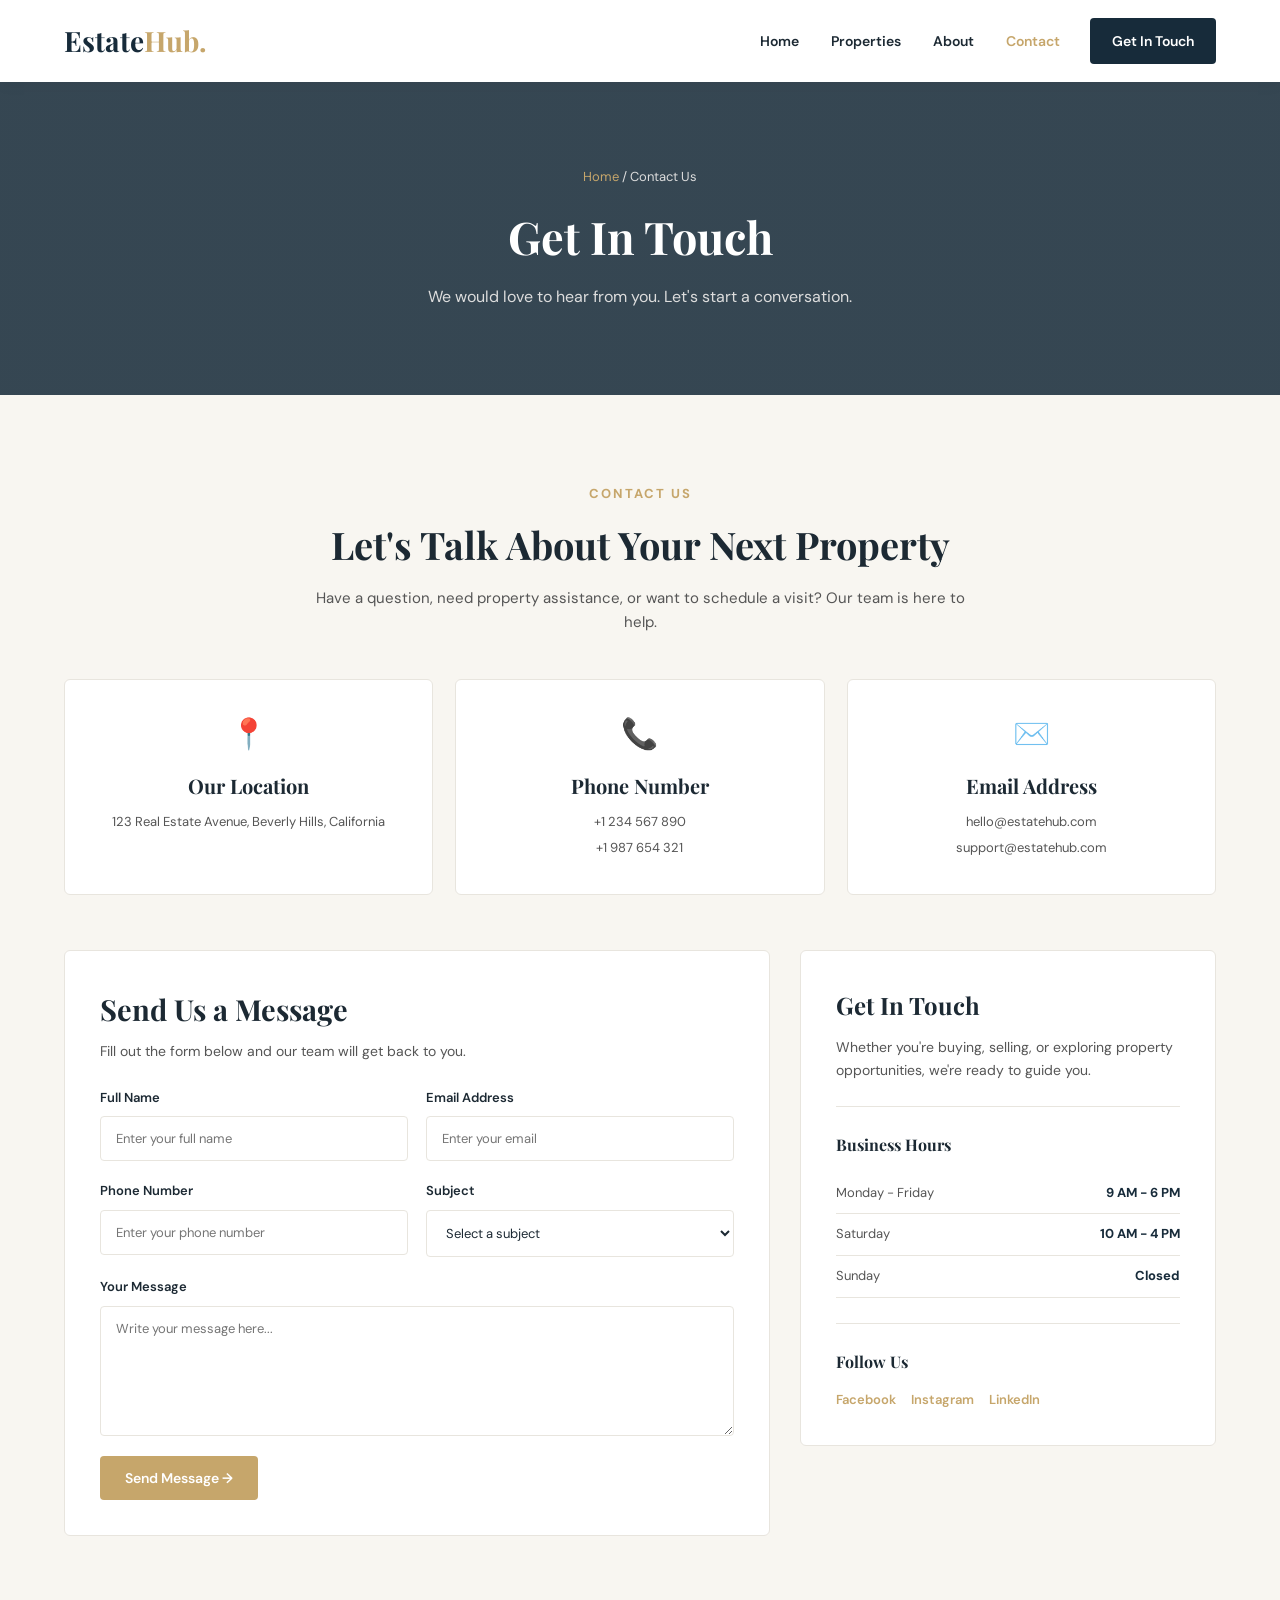
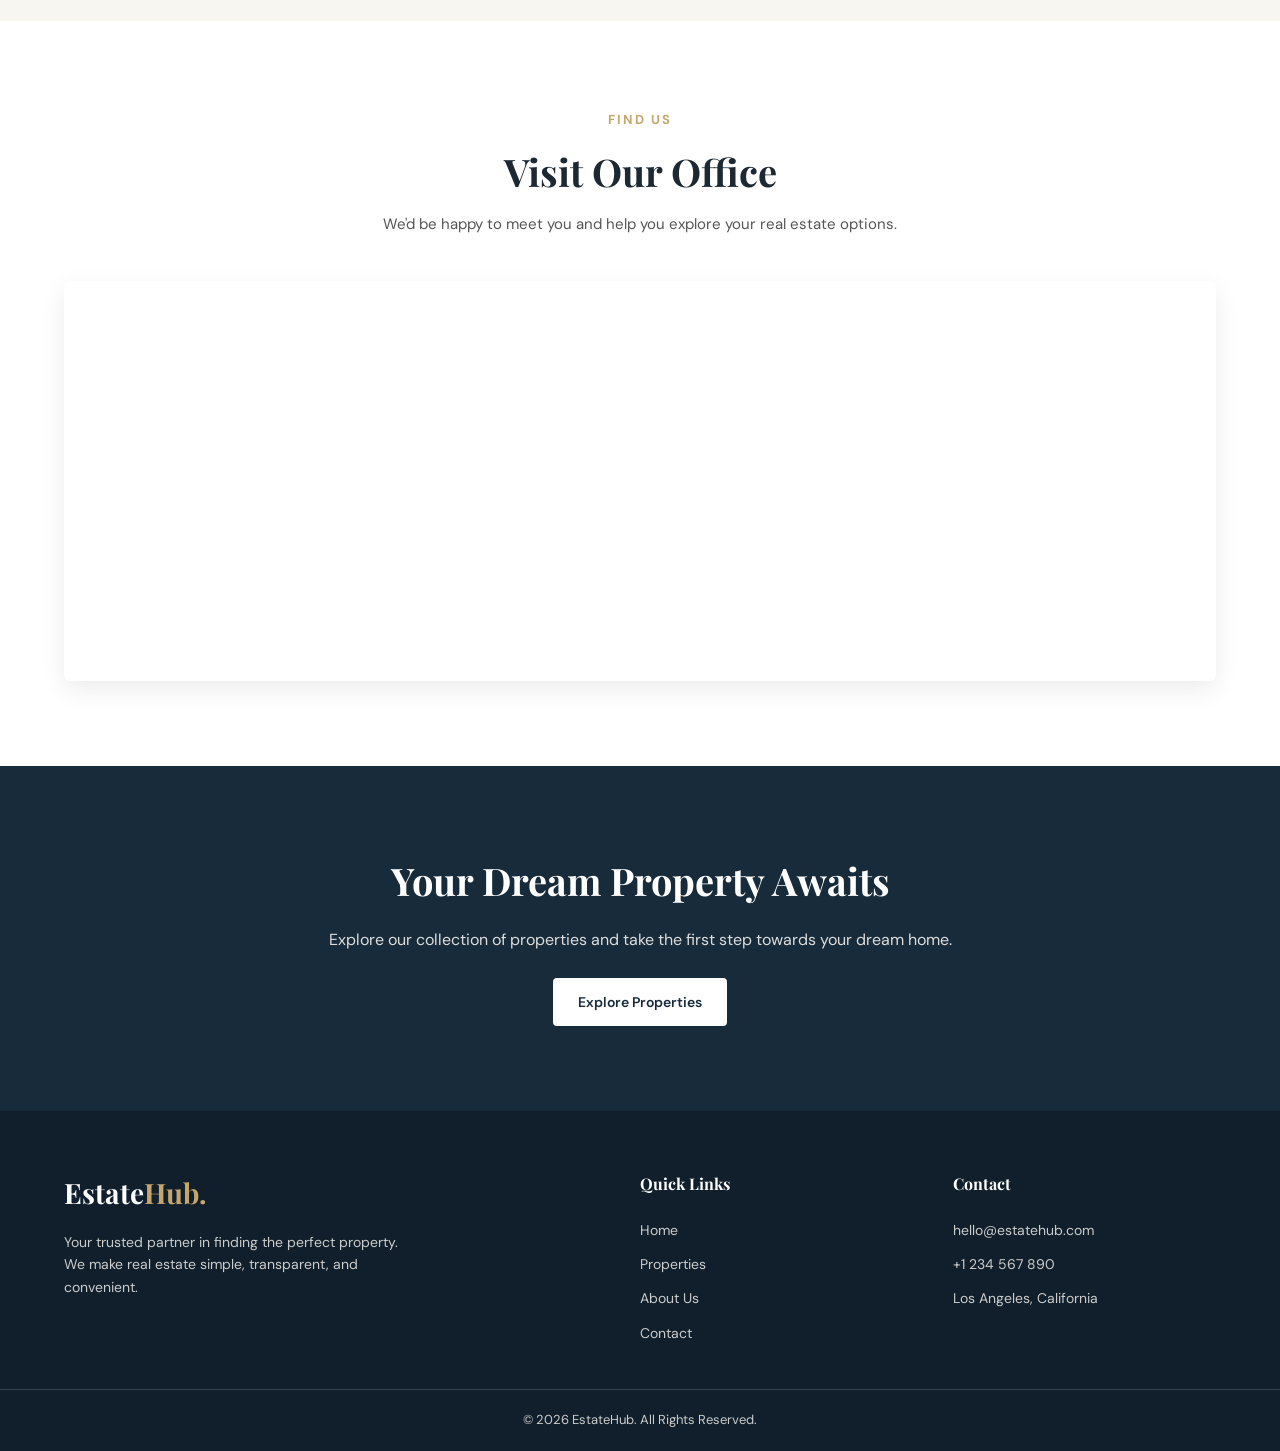
<file: contact.html>
<!DOCTYPE html>
<html lang="en">
<head>
    <meta charset="UTF-8">
    <meta name="viewport" content="width=device-width, initial-scale=1.0">
    <title>Contact Us | EstateHub</title>

    <link rel="stylesheet" href="style.css">

    <link rel="preconnect" href="https://fonts.googleapis.com">
    <link rel="preconnect" href="https://fonts.gstatic.com" crossorigin>
    <link href="https://fonts.googleapis.com/css2?family=DM+Sans:wght@400;500;600;700&family=Playfair+Display:wght@500;600;700&display=swap" rel="stylesheet">
</head>

<body>

    <header class="navbar">
        <div class="container nav-container">

            <a href="index.html" class="logo">Estate<span>Hub.</span></a>

            <nav>
                <ul class="nav-links">
                    <li><a href="index.html">Home</a></li>
                    <li><a href="properties.html">Properties</a></li>
                    <li><a href="about.html">About</a></li>
                    <li><a href="contact.html" class="active">Contact</a></li>
                </ul>
            </nav>

            <a href="contact.html" class="nav-btn">Get In Touch</a>

        </div>
    </header>

    <section class="page-banner">
        <div class="page-banner-content">

            <p class="breadcrumb">
                <a href="index.html">Home</a> / Contact Us
            </p>

            <h1>Get In Touch</h1>

            <p>We would love to hear from you. Let's start a conversation.</p>

        </div>
    </section>

    <section class="contact-section">
        <div class="container">

            <div class="section-heading">
                <span>Contact Us</span>
                <h2>Let's Talk About Your Next Property</h2>

                <p>
                    Have a question, need property assistance, or want
                    to schedule a visit? Our team is here to help.
                </p>
            </div>

            <div class="contact-info-grid">

                <div class="contact-info-card">
                    <div class="contact-icon">📍</div>

                    <h3>Our Location</h3>

                    <p>123 Real Estate Avenue, Beverly Hills, California</p>
                </div>

                <div class="contact-info-card">
                    <div class="contact-icon">📞</div>

                    <h3>Phone Number</h3>

                    <p>+1 234 567 890</p>
                    <p>+1 987 654 321</p>
                </div>

                <div class="contact-info-card">
                    <div class="contact-icon">✉️</div>

                    <h3>Email Address</h3>

                    <p>hello@estatehub.com</p>
                    <p>support@estatehub.com</p>
                </div>

            </div>

            <div class="contact-layout">

                <div class="contact-form-wrapper">

                    <h2>Send Us a Message</h2>

                    <p>
                        Fill out the form below and our team will
                        get back to you.
                    </p>

                    <form class="contact-form" action="#" method="post">

                        <div class="form-row">

                            <div class="form-group">
                                <label for="name">Full Name</label>

                                <input
                                    type="text"
                                    id="name"
                                    name="name"
                                    placeholder="Enter your full name"
                                    required>
                            </div>

                            <div class="form-group">
                                <label for="email">Email Address</label>

                                <input
                                    type="email"
                                    id="email"
                                    name="email"
                                    placeholder="Enter your email"
                                    required>
                            </div>

                        </div>

                        <div class="form-row">

                            <div class="form-group">
                                <label for="phone">Phone Number</label>

                                <input
                                    type="tel"
                                    id="phone"
                                    name="phone"
                                    placeholder="Enter your phone number">
                            </div>

                            <div class="form-group">
                                <label for="subject">Subject</label>

                                <select id="subject" name="subject" required>

                                    <option value="">Select a subject</option>
                                    <option value="buy">Buying a Property</option>
                                    <option value="sell">Selling a Property</option>
                                    <option value="rent">Renting a Property</option>
                                    <option value="visit">Schedule a Visit</option>
                                    <option value="other">Other Enquiry</option>

                                </select>
                            </div>

                        </div>

                        <div class="form-group">
                            <label for="message">Your Message</label>

                            <textarea
                                id="message"
                                name="message"
                                rows="6"
                                placeholder="Write your message here..."
                                required></textarea>
                        </div>

                        <button type="submit" class="btn btn-primary">
                            Send Message →
                        </button>

                    </form>

                </div>

                <aside class="contact-sidebar">

                    <div class="contact-side-card">

                        <h3>Get In Touch</h3>

                        <p>
                            Whether you're buying, selling, or exploring
                            property opportunities, we're ready to guide you.
                        </p>

                        <div class="contact-side-divider"></div>

                        <h4>Business Hours</h4>

                        <div class="business-hours">
                            <p><span>Monday - Friday</span> <strong>9 AM - 6 PM</strong></p>
                            <p><span>Saturday</span> <strong>10 AM - 4 PM</strong></p>
                            <p><span>Sunday</span> <strong>Closed</strong></p>
                        </div>

                        <div class="contact-side-divider"></div>

                        <h4>Follow Us</h4>

                        <div class="social-links">
                            <a href="https://www.facebook.com/" target="_blank">Facebook</a>
                            <a href="https://www.instagram.com/" target="_blank">Instagram</a>
                            <a href="https://www.linkedin.com/" target="_blank">LinkedIn</a>
                        </div>

                    </div>

                </aside>

            </div>

        </div>
    </section>

    <section class="location-section">

        <div class="container">

            <div class="section-heading">
                <span>Find Us</span>
                <h2>Visit Our Office</h2>

                <p>
                    We'd be happy to meet you and help you
                    explore your real estate options.
                </p>
            </div>

            <div class="map-container">

                <iframe
                    src="https://www.google.com/maps?q=Beverly%20Hills%20California&output=embed"
                    width="100%"
                    height="400"
                    style="border:0;"
                    loading="lazy"
                    allowfullscreen
                    referrerpolicy="no-referrer-when-downgrade"
                    title="EstateHub office location">
                </iframe>

            </div>

        </div>

    </section>

    <section class="cta-section">

        <div class="container cta-content">

            <h2>Your Dream Property Awaits</h2>

            <p>
                Explore our collection of properties and take
                the first step towards your dream home.
            </p>

            <a href="properties.html" class="btn btn-light">
                Explore Properties
            </a>

        </div>

    </section>

    <footer class="footer">

        <div class="container footer-content">

            <div class="footer-about">

                <a href="index.html" class="logo">Estate<span>Hub.</span></a>

                <p>
                    Your trusted partner in finding the perfect property.
                    We make real estate simple, transparent, and convenient.
                </p>

            </div>

            <div class="footer-links">

                <h4>Quick Links</h4>

                <a href="index.html">Home</a>
                <a href="properties.html">Properties</a>
                <a href="about.html">About Us</a>
                <a href="contact.html">Contact</a>

            </div>

            <div class="footer-links">

                <h4>Contact</h4>

                <p>hello@estatehub.com</p>
                <p>+1 234 567 890</p>
                <p>Los Angeles, California</p>

            </div>

        </div>

        <div class="footer-bottom">
            <p>© 2026 EstateHub. All Rights Reserved.</p>
        </div>

    </footer>

</body>
</html>
</file>
<file: style.css>
* {
    margin: 0;
    padding: 0;
    box-sizing: border-box;
}

:root {
    --navy: #172b3a;
    --navy-light: #243f52;
    --gold: #c6a66b;
    --cream: #f8f6f1;
    --white: #ffffff;
    --text: #555555;
    --dark: #1c2933;
    --border: #e8e5de;
}

html {
    scroll-behavior: smooth;
}

body {
    font-family: 'DM Sans', sans-serif;
    color: var(--text);
    background: var(--white);
    line-height: 1.6;
}

a {
    text-decoration: none;
    color: inherit;
}

ul {
    list-style: none;
}

img {
    display: block;
    width: 100%;
    object-fit: cover;
}

.container {
    width: 90%;
    max-width: 1200px;
    margin: auto;
}

h1,
h2,
h3,
h4 {
    color: var(--dark);
    font-family: 'Playfair Display', serif;
}

section {
    padding: 85px 0;
}

.navbar {
    background: var(--white);
    padding: 18px 0;
    box-shadow: 0 2px 15px rgba(0, 0, 0, 0.05);
    position: relative;
    z-index: 10;
}

.nav-container {
    display: flex;
    align-items: center;
    justify-content: space-between;
    gap: 30px;
}

.logo {
    font-family: 'Playfair Display', serif;
    font-size: 28px;
    font-weight: 700;
    color: var(--navy);
    flex-shrink: 0;
}

.logo span {
    color: var(--gold);
}

.nav-container nav {
    margin-left: auto;
}

.nav-links {
    display: flex;
    align-items: center;
    justify-content: flex-end;
    gap: 32px;
    margin: 0;
    padding: 0;
}

.nav-links a {
    font-size: 14px;
    font-weight: 600;
    color: var(--dark);
    transition: 0.3s;
    white-space: nowrap;
}

.nav-links a:hover,
.nav-links a.active {
    color: var(--gold);
}

.nav-btn {
    background: var(--navy);
    color: var(--white);
    padding: 12px 22px;
    border-radius: 4px;
    font-size: 14px;
    font-weight: 600;
    transition: 0.3s;
    flex-shrink: 0;
}

.nav-btn:hover {
    background: var(--gold);
    color: var(--white);
}

.btn {
    display: inline-block;
    padding: 13px 25px;
    border-radius: 4px;
    font-size: 14px;
    font-weight: 600;
    transition: 0.3s;
    cursor: pointer;
    text-align: center;
}

.btn-primary {
    background: var(--gold);
    color: var(--white);
}

.btn-primary:hover {
    background: var(--navy);
}

.btn-outline {
    border: 1px solid var(--gold);
    color: var(--gold);
}

.btn-outline:hover {
    background: var(--gold);
    color: var(--white);
}

.btn-light {
    background: var(--white);
    color: var(--navy);
}

.btn-light:hover {
    background: var(--gold);
    color: var(--white);
}

.hero {
    min-height: 620px;
    background:
        linear-gradient(rgba(15, 30, 42, 0.65), rgba(15, 30, 42, 0.65)),
        url('https://images.unsplash.com/photo-1600596542815-ffad4c1539a9?auto=format&fit=crop&w=1800&q=85') center/cover no-repeat;
    display: flex;
    align-items: center;
    text-align: center;
    color: var(--white);
}

.hero-content {
    max-width: 850px;
    margin: auto;
    padding: 80px 0;
}

.hero h1 {
    color: var(--white);
    font-size: clamp(38px, 5vw, 62px);
    line-height: 1.2;
    margin-bottom: 20px;
}

.hero p {
    color: #eeeeee;
    font-size: 17px;
    margin-bottom: 30px;
}

.hero .btn {
    margin: 5px;
}

.search-section {
    position: relative;
    margin-top: -55px;
    z-index: 2;
}

.search-box {
    background: var(--white);
    padding: 25px;
    display: grid;
    grid-template-columns: repeat(4, 1fr) auto;
    gap: 15px;
    box-shadow: 0 10px 35px rgba(0, 0, 0, 0.1);
    border-radius: 6px;
}

.search-box input,
.search-box select {
    width: 100%;
    padding: 14px;
    border: 1px solid var(--border);
    border-radius: 4px;
    outline: none;
    font-family: inherit;
}

.section-heading {
    text-align: center;
    max-width: 650px;
    margin: 0 auto 45px;
}

.section-heading span {
    color: var(--gold);
    font-size: 13px;
    text-transform: uppercase;
    font-weight: 700;
    letter-spacing: 2px;
}

.section-heading h2 {
    font-size: 38px;
    margin: 10px 0;
}

.section-heading p {
    font-size: 15px;
}

.property-grid {
    display: grid;
    grid-template-columns: repeat(3, 1fr);
    gap: 25px;
}

.property-card {
    background: var(--white);
    border: 1px solid var(--border);
    border-radius: 6px;
    overflow: hidden;
    transition: 0.3s;
}

.property-card:hover {
    transform: translateY(-7px);
    box-shadow: 0 12px 30px rgba(0, 0, 0, 0.09);
}

.property-image {
    position: relative;
    height: 230px;
    overflow: hidden;
}

.property-image img {
    height: 100%;
    transition: 0.4s;
}

.property-card:hover .property-image img {
    transform: scale(1.05);
}

.property-tag {
    position: absolute;
    top: 15px;
    left: 15px;
    background: var(--gold);
    color: var(--white);
    padding: 6px 12px;
    font-size: 12px;
    border-radius: 3px;
}

.property-info {
    padding: 22px;
}

.property-info h3 {
    font-size: 21px;
    margin-bottom: 8px;
}

.property-info p {
    font-size: 14px;
    margin-bottom: 15px;
}

.property-price {
    color: var(--gold);
    font-size: 21px;
    font-weight: 700;
}

.property-stats {
    display: flex;
    justify-content: space-between;
    gap: 10px;
    padding-top: 15px;
    border-top: 1px solid var(--border);
    font-size: 13px;
}

.about-section {
    background: var(--cream);
}

.about-grid {
    display: grid;
    grid-template-columns: 1fr 1fr;
    gap: 60px;
    align-items: center;
}

.about-image img {
    height: 470px;
    border-radius: 6px;
}

.about-content span {
    color: var(--gold);
    text-transform: uppercase;
    font-size: 13px;
    font-weight: 700;
    letter-spacing: 2px;
}

.about-content h2 {
    font-size: 38px;
    margin: 15px 0;
}

.about-content p {
    margin-bottom: 20px;
}

.about-stats {
    display: flex;
    gap: 35px;
    margin: 25px 0;
}

.about-stats h3 {
    color: var(--gold);
    font-size: 30px;
}

.about-stats p {
    font-size: 13px;
}

.features-grid {
    display: grid;
    grid-template-columns: repeat(3, 1fr);
    gap: 25px;
}

.feature-card {
    padding: 30px;
    border: 1px solid var(--border);
    border-radius: 5px;
    transition: 0.3s;
}

.feature-card:hover {
    border-color: var(--gold);
    transform: translateY(-5px);
}

.feature-card span {
    font-size: 30px;
}

.feature-card h3 {
    margin: 15px 0 10px;
    font-size: 21px;
}

.testimonials-section {
    background: var(--cream);
}

.testimonial-grid {
    display: grid;
    grid-template-columns: repeat(3, 1fr);
    gap: 25px;
}

.testimonial-card {
    background: var(--white);
    padding: 30px;
    border-radius: 5px;
}

.testimonial-card p {
    font-style: italic;
    margin-bottom: 20px;
}

.testimonial-card h4 {
    color: var(--navy);
}

.cta-section {
    background: var(--navy);
    text-align: center;
    color: var(--white);
}

.cta-content h2 {
    color: var(--white);
    font-size: 38px;
    margin-bottom: 15px;
}

.cta-content p {
    color: #dddddd;
    margin-bottom: 25px;
}

.footer {
    background: #101f2b;
    color: #cccccc;
    padding: 60px 0 0;
}

.footer-content {
    display: grid;
    grid-template-columns: 2fr 1fr 1fr;
    gap: 50px;
    padding-bottom: 45px;
}

.footer .logo {
    color: var(--white);
}

.footer-about p {
    max-width: 350px;
    margin-top: 15px;
    font-size: 14px;
}

.footer-links {
    display: flex;
    flex-direction: column;
    gap: 12px;
}

.footer-links h4 {
    color: var(--white);
    margin-bottom: 10px;
}

.footer-links a,
.footer-links p {
    font-size: 14px;
    color: #cccccc;
    transition: 0.3s;
}

.footer-links a:hover {
    color: var(--gold);
}

.footer-bottom {
    border-top: 1px solid #34434e;
    text-align: center;
    padding: 20px;
    font-size: 13px;
}

.page-banner {
    background:
        linear-gradient(rgba(18, 38, 52, 0.85), rgba(18, 38, 52, 0.85)),
        url('https://images.unsplash.com/photo-1600607687939-ce8a6c25118c?auto=format&fit=crop&w=1600&q=85') center/cover no-repeat;
    padding: 85px 0;
    text-align: center;
}

.page-banner-content h1 {
    color: var(--white);
    font-size: 45px;
    margin: 12px 0;
}

.page-banner-content > p:last-child {
    color: #dddddd;
}

.breadcrumb {
    color: #dddddd;
    font-size: 13px;
}

.breadcrumb a {
    color: var(--gold);
}

.listing-section {
    background: var(--cream);
}

.listing-header {
    display: flex;
    justify-content: space-between;
    align-items: center;
    margin-bottom: 30px;
}

.listing-header h2 {
    font-size: 30px;
}

.listing-count {
    font-size: 14px;
    margin-top: 5px;
}

.listing-layout {
    display: grid;
    grid-template-columns: 260px 1fr;
    gap: 30px;
    align-items: start;
}

.filter-sidebar {
    background: var(--white);
    padding: 25px;
    border-radius: 5px;
    border: 1px solid var(--border);
}

.filter-sidebar h3 {
    font-size: 22px;
    margin-bottom: 20px;
}

.filter-group {
    padding: 18px 0;
    border-top: 1px solid var(--border);
}

.filter-group h4 {
    margin-bottom: 13px;
}

.filter-group label {
    display: block;
    font-size: 14px;
    margin: 9px 0;
}

.filter-group input[type="checkbox"] {
    accent-color: var(--gold);
    margin-right: 8px;
}

.price-range {
    width: 100%;
    accent-color: var(--gold);
}

.reset-filter {
    display: inline-block;
    color: var(--gold);
    font-size: 13px;
    font-weight: 700;
    margin-top: 15px;
}

.listing-toolbar {
    display: flex;
    justify-content: flex-end;
    margin-bottom: 20px;
}

.listing-toolbar select {
    padding: 12px 15px;
    border: 1px solid var(--border);
    border-radius: 4px;
    background: var(--white);
    font-family: inherit;
}

.listing-grid {
    display: grid;
    grid-template-columns: repeat(2, 1fr);
    gap: 22px;
}

.listing-grid .property-image {
    height: 210px;
}

.pagination {
    display: flex;
    justify-content: center;
    gap: 10px;
    margin-top: 40px;
}

.pagination a {
    padding: 10px 15px;
    border: 1px solid var(--border);
    border-radius: 4px;
    background: var(--white);
    color: var(--dark);
}

.pagination a.active,
.pagination a:hover {
    background: var(--navy);
    color: var(--white);
}

.property-details-section {
    background: var(--cream);
}

.details-heading {
    display: flex;
    justify-content: space-between;
    align-items: center;
    gap: 20px;
    margin-bottom: 30px;
}

.property-status {
    display: inline-block;
    background: var(--gold);
    color: var(--white);
    font-size: 12px;
    padding: 5px 12px;
    border-radius: 3px;
    margin-bottom: 10px;
}

.details-heading h2 {
    font-size: 34px;
    margin-bottom: 7px;
}

.details-location {
    font-size: 14px;
}

.details-price {
    text-align: right;
}

.details-price p {
    font-size: 13px;
}

.details-price h2 {
    color: var(--gold);
    font-size: 30px;
}

.property-gallery {
    display: grid;
    grid-template-columns: 1.7fr 1fr;
    gap: 12px;
    height: 430px;
    margin-bottom: 35px;
}

.gallery-main,
.gallery-side {
    min-height: 0;
    overflow: hidden;
    border-radius: 6px;
}

.gallery-main img {
    height: 100%;
}

.gallery-side {
    display: grid;
    grid-template-rows: 1fr 1fr;
    gap: 12px;
}

.gallery-side img {
    height: 100%;
    min-height: 0;
}

.details-layout {
    display: grid;
    grid-template-columns: minmax(0, 1fr) 320px;
    gap: 30px;
    align-items: start;
}

.details-main {
    display: flex;
    flex-direction: column;
    gap: 22px;
}

.details-card {
    background: var(--white);
    padding: 30px;
    border: 1px solid var(--border);
    border-radius: 6px;
}

.details-card h3,
.agent-card h3,
.details-help-card h3 {
    font-size: 23px;
    margin-bottom: 20px;
}

.details-description {
    font-size: 14px;
    line-height: 1.9;
    margin-bottom: 15px;
}

.details-stats {
    margin-top: 25px;
    padding-top: 25px;
}

.details-stats div {
    display: flex;
    flex-direction: column;
    align-items: center;
    gap: 4px;
    flex: 1;
}

.details-stats span {
    font-size: 22px;
}

.details-stats strong {
    color: var(--navy);
    font-size: 18px;
}

.details-stats p {
    font-size: 12px;
}

.amenities-grid {
    display: grid;
    grid-template-columns: repeat(2, 1fr);
    gap: 18px;
}

.amenities-grid div {
    font-size: 14px;
}

.specifications-grid {
    display: grid;
    grid-template-columns: repeat(2, 1fr);
    gap: 0 25px;
}

.specifications-grid div {
    display: flex;
    justify-content: space-between;
    gap: 10px;
    padding: 15px 0;
    border-bottom: 1px solid var(--border);
    font-size: 13px;
}

.specifications-grid span {
    color: var(--text);
}

.specifications-grid strong {
    color: var(--navy);
    text-align: right;
}

.details-sidebar {
    display: flex;
    flex-direction: column;
    gap: 20px;
}

.agent-card,
.details-help-card {
    background: var(--white);
    border: 1px solid var(--border);
    border-radius: 6px;
    padding: 25px;
}

.agent-card h3 {
    font-size: 21px;
}

.agent-profile {
    display: flex;
    align-items: center;
    gap: 15px;
    padding-bottom: 20px;
    border-bottom: 1px solid var(--border);
}

.agent-profile img {
    width: 65px;
    height: 65px;
    border-radius: 50%;
}

.agent-profile h4 {
    font-size: 15px;
}

.agent-profile p {
    font-size: 12px;
}

.agent-contact {
    padding: 20px 0;
}

.agent-contact p {
    font-size: 13px;
    margin-bottom: 10px;
    overflow-wrap: anywhere;
}

.agent-btn {
    display: block;
    width: 100%;
    margin-top: 12px;
}

.details-help-card h3 {
    font-size: 21px;
    margin-bottom: 10px;
}

.details-help-card p {
    font-size: 14px;
    margin-bottom: 15px;
}

.details-help-card a {
    color: var(--gold);
    font-size: 14px;
    font-weight: 700;
}

.about-stats-section {
    background: var(--navy);
}

.about-stats-section .section-heading h2,
.about-stats-section .section-heading p {
    color: var(--white);
}

.company-stats-grid {
    display: grid;
    grid-template-columns: repeat(4, 1fr);
    gap: 20px;
    text-align: center;
}

.company-stat h2 {
    color: var(--gold);
    font-size: 38px;
}

.company-stat p {
    color: #dddddd;
    font-size: 14px;
}

.mission-section {
    background: var(--cream);
}

.mission-grid {
    display: grid;
    grid-template-columns: repeat(3, 1fr);
    gap: 25px;
}

.mission-card {
    background: var(--white);
    padding: 30px;
    border: 1px solid var(--border);
    border-radius: 6px;
    transition: 0.3s;
}

.mission-card:hover {
    transform: translateY(-5px);
    border-color: var(--gold);
}

.mission-icon {
    font-size: 32px;
    margin-bottom: 15px;
}

.mission-card h3 {
    font-size: 22px;
    margin-bottom: 12px;
}

.mission-card p {
    font-size: 14px;
}

.team-section {
    background: var(--cream);
}

.team-grid {
    display: grid;
    grid-template-columns: repeat(4, 1fr);
    gap: 22px;
}

.team-card {
    background: var(--white);
    border-radius: 6px;
    overflow: hidden;
    border: 1px solid var(--border);
    transition: 0.3s;
}

.team-card:hover {
    transform: translateY(-5px);
    box-shadow: 0 10px 25px rgba(0, 0, 0, 0.08);
}

.team-card img {
    height: 260px;
    object-fit: cover;
}

.team-info {
    padding: 18px;
    text-align: center;
}

.team-info h3 {
    font-size: 19px;
}

.team-info p {
    color: var(--gold);
    font-size: 13px;
}

.contact-section {
    background: var(--cream);
}

.contact-info-grid {
    display: grid;
    grid-template-columns: repeat(3, 1fr);
    gap: 22px;
    margin-bottom: 55px;
}

.contact-info-card {
    background: var(--white);
    padding: 30px 20px;
    text-align: center;
    border: 1px solid var(--border);
    border-radius: 6px;
    transition: 0.3s;
}

.contact-info-card:hover {
    transform: translateY(-5px);
    border-color: var(--gold);
}

.contact-icon {
    font-size: 30px;
    margin-bottom: 12px;
}

.contact-info-card h3 {
    font-size: 20px;
    margin-bottom: 10px;
}

.contact-info-card p {
    font-size: 13px;
    margin-bottom: 5px;
}

.contact-layout {
    display: grid;
    grid-template-columns: 1.7fr 1fr;
    gap: 30px;
    align-items: start;
}

.contact-form-wrapper,
.contact-side-card {
    background: var(--white);
    padding: 35px;
    border: 1px solid var(--border);
    border-radius: 6px;
}

.contact-form-wrapper h2 {
    font-size: 29px;
    margin-bottom: 8px;
}

.contact-form-wrapper > p {
    font-size: 14px;
    margin-bottom: 25px;
}

.form-row {
    display: grid;
    grid-template-columns: 1fr 1fr;
    gap: 18px;
}

.form-group {
    display: flex;
    flex-direction: column;
    margin-bottom: 20px;
}

.form-group label {
    color: var(--dark);
    font-size: 13px;
    font-weight: 600;
    margin-bottom: 8px;
}

.form-group input,
.form-group select,
.form-group textarea {
    width: 100%;
    padding: 13px 15px;
    border: 1px solid var(--border);
    border-radius: 4px;
    outline: none;
    font-family: 'DM Sans', sans-serif;
    font-size: 13px;
    color: var(--dark);
    background: var(--white);
}

.form-group input:focus,
.form-group select:focus,
.form-group textarea:focus {
    border-color: var(--gold);
}

.form-group textarea {
    resize: vertical;
}

.contact-form button {
    border: none;
    font-family: inherit;
}

.contact-side-card h3 {
    font-size: 24px;
    margin-bottom: 12px;
}

.contact-side-card > p {
    font-size: 14px;
}

.contact-side-divider {
    height: 1px;
    background: var(--border);
    margin: 25px 0;
}

.contact-side-card h4 {
    margin-bottom: 15px;
}

.business-hours p {
    display: flex;
    justify-content: space-between;
    gap: 10px;
    font-size: 13px;
    padding: 10px 0;
    border-bottom: 1px solid var(--border);
}

.business-hours strong {
    color: var(--navy);
    white-space: nowrap;
}

.social-links {
    display: flex;
    flex-wrap: wrap;
    gap: 15px;
}

.social-links a {
    color: var(--gold);
    font-size: 13px;
    font-weight: 600;
}

.social-links a:hover {
    color: var(--navy);
}

.location-section {
    background: var(--white);
}

.map-container {
    overflow: hidden;
    border-radius: 6px;
    box-shadow: 0 8px 25px rgba(0, 0, 0, 0.08);
}

.map-container iframe {
    display: block;
}

@media (max-width: 1000px) {

    .nav-container {
        gap: 18px;
    }

    .nav-links {
        gap: 18px;
    }

    .property-grid,
    .features-grid,
    .testimonial-grid {
        grid-template-columns: repeat(2, 1fr);
    }

    .search-box {
        grid-template-columns: repeat(2, 1fr);
    }

    .about-grid {
        gap: 30px;
    }

    .listing-layout {
        grid-template-columns: 220px 1fr;
    }

    .details-layout {
        grid-template-columns: 1fr 280px;
    }

    .property-gallery {
        height: 350px;
    }

    .team-grid {
        grid-template-columns: repeat(2, 1fr);
    }

    .company-stats-grid {
        grid-template-columns: repeat(2, 1fr);
    }
}

@media (max-width: 750px) {

    .nav-container {
        flex-wrap: wrap;
        gap: 15px;
    }

    .nav-container nav {
        margin-left: auto;
    }

    .nav-links {
        gap: 15px;
        flex-wrap: wrap;
        justify-content: flex-end;
    }

    .nav-btn {
        display: none;
    }

    .hero {
        min-height: 500px;
    }

    .about-grid,
    .listing-layout,
    .details-layout {
        grid-template-columns: 1fr;
    }

    .about-image img {
        height: 350px;
    }

    .listing-grid {
        grid-template-columns: repeat(2, 1fr);
    }

    .details-sidebar {
        order: 2;
    }

    .property-gallery {
        height: 300px;
    }

    .contact-layout {
        grid-template-columns: 1fr;
    }

    .mission-grid {
        grid-template-columns: repeat(2, 1fr);
    }
}

@media (max-width: 550px) {

    section {
        padding: 60px 0;
    }

    .container {
        width: 92%;
    }

    .logo {
        font-size: 24px;
    }

    .nav-container {
        justify-content: center;
    }

    .nav-container nav {
        width: 100%;
        margin: 0;
    }

    .nav-links {
        justify-content: center;
        gap: 13px;
    }

    .nav-links a {
        font-size: 12px;
    }

    .hero h1 {
        font-size: 36px;
    }

    .hero p {
        font-size: 14px;
    }

    .search-box {
        grid-template-columns: 1fr;
    }

    .section-heading h2,
    .about-content h2 {
        font-size: 30px;
    }

    .property-grid,
    .features-grid,
    .testimonial-grid,
    .listing-grid {
        grid-template-columns: 1fr;
    }

    .about-stats {
        gap: 20px;
    }

    .footer-content {
        grid-template-columns: 1fr;
        gap: 30px;
    }

    .page-banner {
        padding: 65px 0;
    }

    .page-banner-content h1 {
        font-size: 34px;
    }

    .listing-header {
        align-items: flex-start;
        flex-direction: column;
        gap: 15px;
    }

    .details-heading {
        flex-direction: column;
        align-items: flex-start;
    }

    .details-heading h2 {
        font-size: 27px;
    }

    .details-price {
        text-align: left;
    }

    .property-gallery {
        height: auto;
        grid-template-columns: 1fr;
    }

    .gallery-main {
        height: 250px;
    }

    .gallery-side {
        grid-template-columns: 1fr 1fr;
        grid-template-rows: 130px;
    }

    .details-card {
        padding: 20px;
    }

    .details-stats {
        flex-wrap: wrap;
    }

    .details-stats div {
        flex: 1 1 35%;
    }

    .amenities-grid,
    .specifications-grid {
        grid-template-columns: 1fr;
    }

    .cta-content h2 {
        font-size: 29px;
    }

    .contact-info-grid,
    .mission-grid {
        grid-template-columns: 1fr;
    }

    .form-row {
        grid-template-columns: 1fr;
        gap: 0;
    }

    .contact-form-wrapper,
    .contact-side-card {
        padding: 22px;
    }

    .company-stats-grid {
        grid-template-columns: repeat(2, 1fr);
    }

    .team-grid {
        grid-template-columns: 1fr;
    }

    .team-card img {
        height: 300px;
    }
}
</file>
